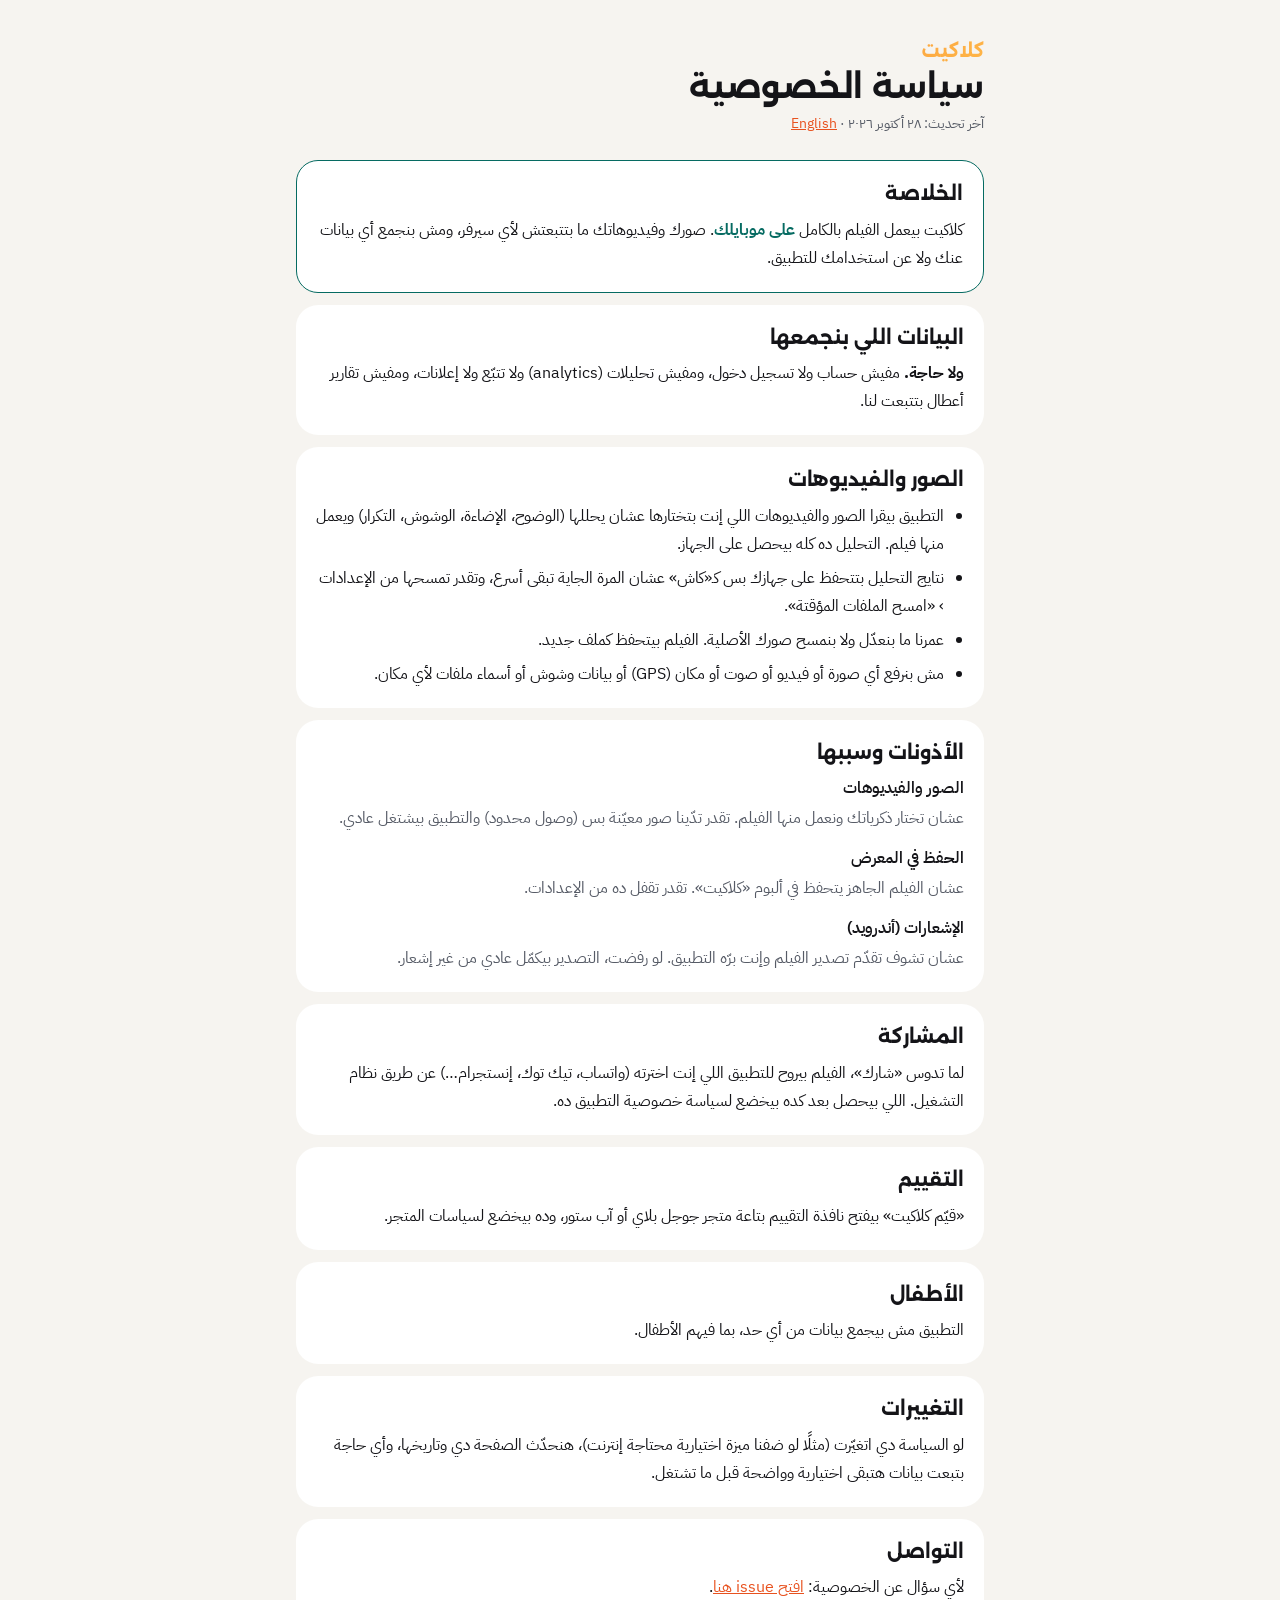
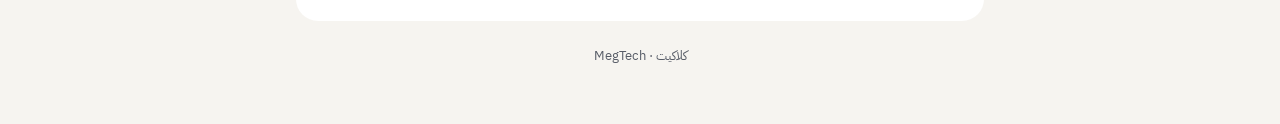
<file: index.html>
<!doctype html>
<html lang="ar" dir="rtl">
<head>
<meta charset="utf-8">
<meta name="viewport" content="width=device-width, initial-scale=1">
<title>سياسة الخصوصية — كلاكيت</title>
<meta name="description" content="سياسة الخصوصية لتطبيق كلاكيت: كل المعالجة على جهازك، ومفيش أي بيانات بتتجمع.">
<link rel="alternate" hreflang="en" href="en.html">
<link rel="preconnect" href="https://fonts.googleapis.com">
<link rel="preconnect" href="https://fonts.gstatic.com" crossorigin>
<link href="https://fonts.googleapis.com/css2?family=Alexandria:wght@700&family=IBM+Plex+Sans+Arabic:wght@400;600&display=swap" rel="stylesheet">
<link rel="stylesheet" href="style.css">
</head>
<body>
<main>
  <header>
    <p class="brand">كلاكيت</p>
    <h1>سياسة الخصوصية</h1>
    <p class="meta">آخر تحديث: ٢٨ أكتوبر ٢٠٢٦ · <a href="en.html" lang="en">English</a></p>
  </header>

  <section class="promise">
    <h2>الخلاصة</h2>
    <p>كلاكيت بيعمل الفيلم بالكامل <strong>على موبايلك</strong>. صورك وفيديوهاتك ما بتتبعتش لأي سيرفر، ومش بنجمع أي بيانات عنك ولا عن استخدامك للتطبيق.</p>
  </section>

  <section>
    <h2>البيانات اللي بنجمعها</h2>
    <p><strong>ولا حاجة.</strong> مفيش حساب ولا تسجيل دخول، ومفيش تحليلات (analytics) ولا تتبّع ولا إعلانات، ومفيش تقارير أعطال بتتبعت لنا.</p>
  </section>

  <section>
    <h2>الصور والفيديوهات</h2>
    <ul>
      <li>التطبيق بيقرا الصور والفيديوهات اللي إنت بتختارها عشان يحللها (الوضوح، الإضاءة، الوشوش، التكرار) ويعمل منها فيلم. التحليل ده كله بيحصل على الجهاز.</li>
      <li>نتايج التحليل بتتحفظ على جهازك بس كـ«كاش» عشان المرة الجاية تبقى أسرع، وتقدر تمسحها من الإعدادات › «امسح الملفات المؤقتة».</li>
      <li>عمرنا ما بنعدّل ولا بنمسح صورك الأصلية. الفيلم بيتحفظ كملف جديد.</li>
      <li>مش بنرفع أي صورة أو فيديو أو صوت أو مكان (GPS) أو بيانات وشوش أو أسماء ملفات لأي مكان.</li>
    </ul>
  </section>

  <section>
    <h2>الأذونات وسببها</h2>
    <dl>
      <dt>الصور والفيديوهات</dt>
      <dd>عشان تختار ذكرياتك ونعمل منها الفيلم. تقدر تدّينا صور معيّنة بس (وصول محدود) والتطبيق بيشتغل عادي.</dd>
      <dt>الحفظ في المعرض</dt>
      <dd>عشان الفيلم الجاهز يتحفظ في ألبوم «كلاكيت». تقدر تقفل ده من الإعدادات.</dd>
      <dt>الإشعارات (أندرويد)</dt>
      <dd>عشان تشوف تقدّم تصدير الفيلم وإنت برّه التطبيق. لو رفضت، التصدير بيكمّل عادي من غير إشعار.</dd>
    </dl>
  </section>

  <section>
    <h2>المشاركة</h2>
    <p>لما تدوس «شارك»، الفيلم بيروح للتطبيق اللي إنت اخترته (واتساب، تيك توك، إنستجرام…) عن طريق نظام التشغيل. اللي بيحصل بعد كده بيخضع لسياسة خصوصية التطبيق ده.</p>
  </section>

  <section>
    <h2>التقييم</h2>
    <p>«قيّم كلاكيت» بيفتح نافذة التقييم بتاعة متجر جوجل بلاي أو آب ستور، وده بيخضع لسياسات المتجر.</p>
  </section>

  <section>
    <h2>الأطفال</h2>
    <p>التطبيق مش بيجمع بيانات من أي حد، بما فيهم الأطفال.</p>
  </section>

  <section>
    <h2>التغييرات</h2>
    <p>لو السياسة دي اتغيّرت (مثلًا لو ضفنا ميزة اختيارية محتاجة إنترنت)، هنحدّث الصفحة دي وتاريخها، وأي حاجة بتبعت بيانات هتبقى اختيارية وواضحة قبل ما تشتغل.</p>
  </section>

  <section>
    <h2>التواصل</h2>
    <p>لأي سؤال عن الخصوصية: <a href="https://github.com/mohamedmagdy97/laqta-privacy/issues">افتح issue هنا</a>.</p>
  </section>

  <footer>كلاكيت · MegTech</footer>
</main>
</body>
</html>
</file>
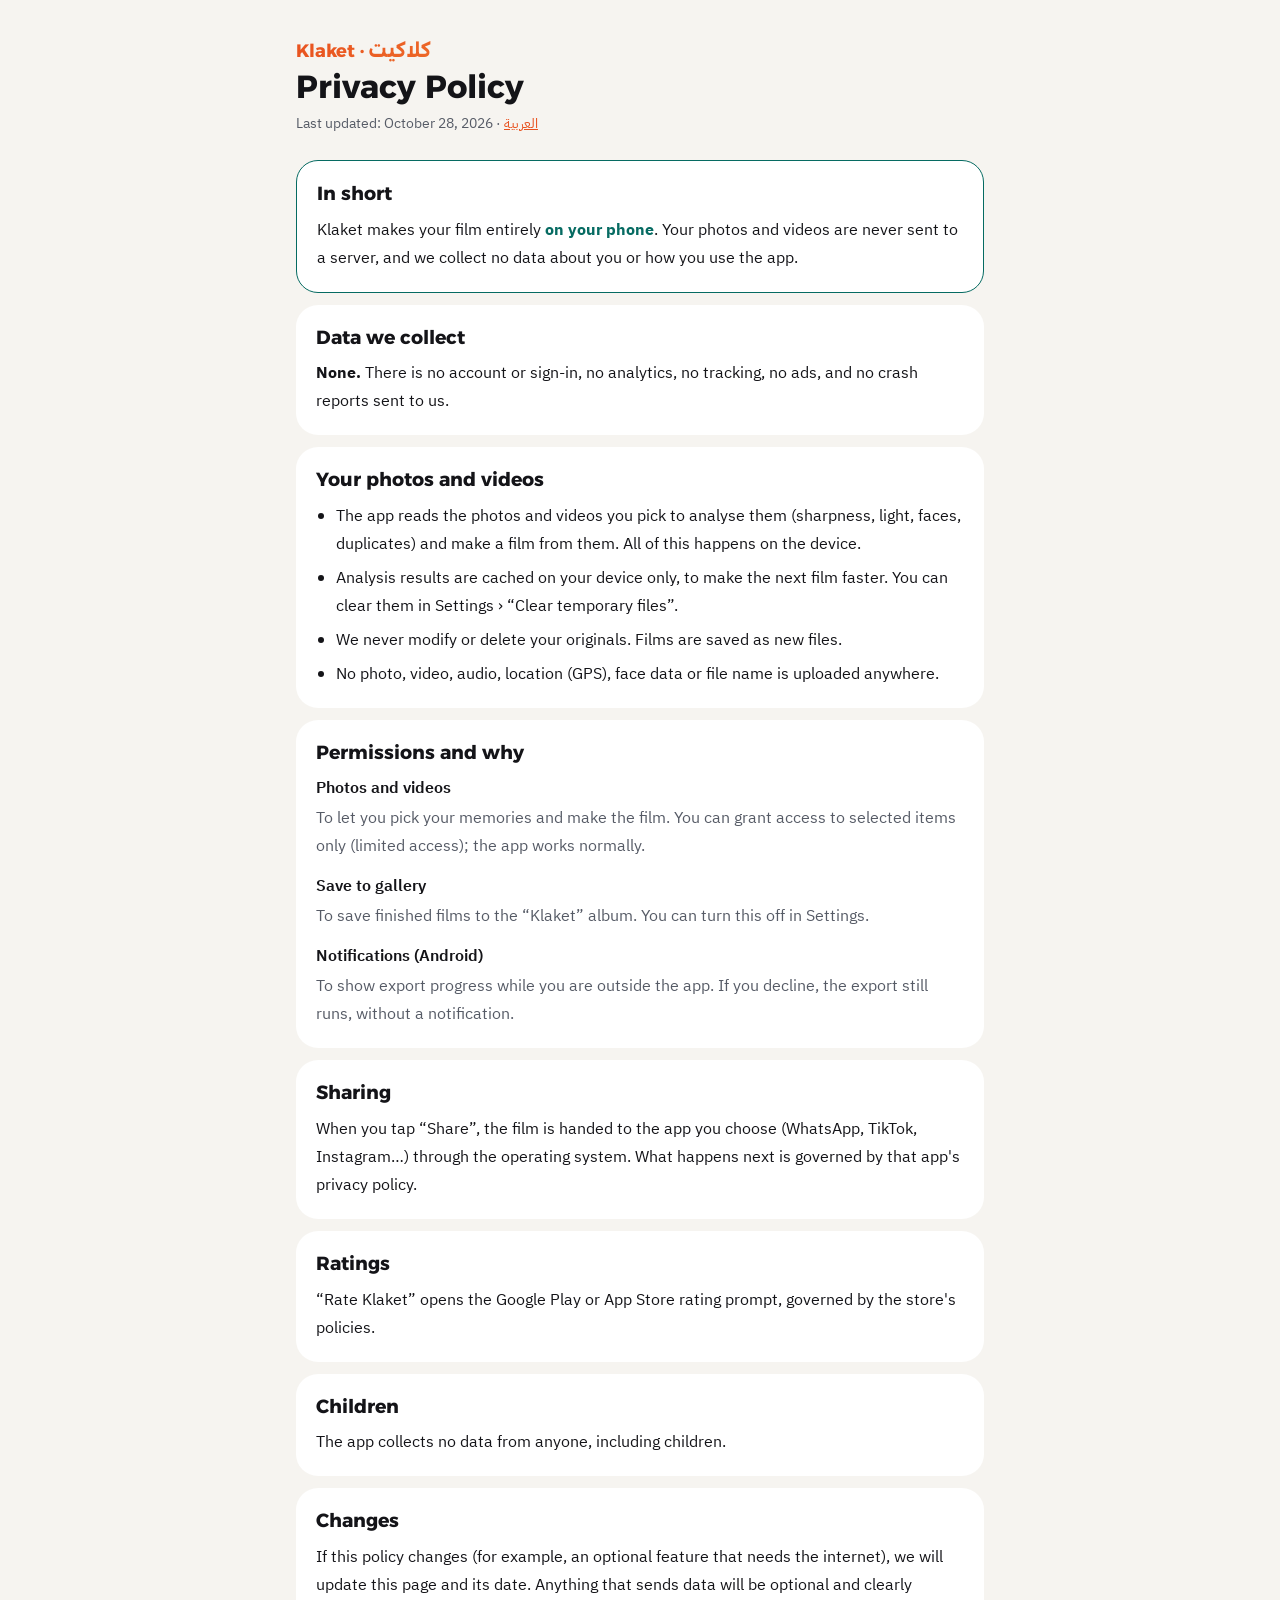
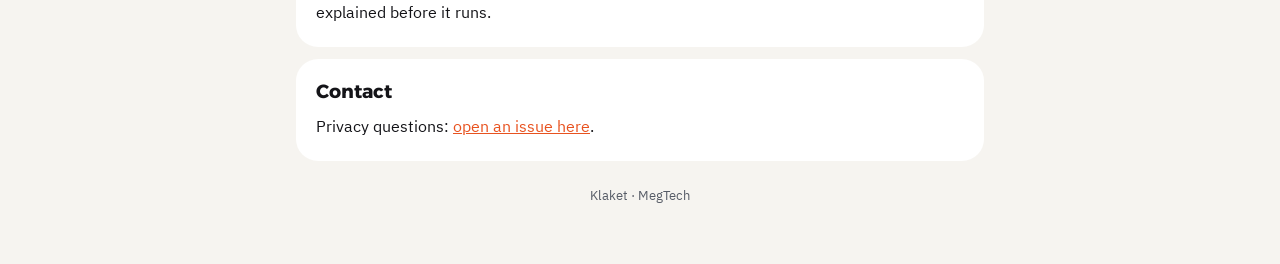
<file: en.html>
<!doctype html>
<html lang="en" dir="ltr">
<head>
<meta charset="utf-8">
<meta name="viewport" content="width=device-width, initial-scale=1">
<title>Privacy Policy — Klaket</title>
<meta name="description" content="Klaket privacy policy: everything is processed on your device and no data is collected.">
<link rel="alternate" hreflang="ar" href="index.html">
<link rel="preconnect" href="https://fonts.googleapis.com">
<link rel="preconnect" href="https://fonts.gstatic.com" crossorigin>
<link href="https://fonts.googleapis.com/css2?family=Alexandria:wght@700&family=IBM+Plex+Sans+Arabic:wght@400;600&display=swap" rel="stylesheet">
<link rel="stylesheet" href="style.css">
</head>
<body>
<main>
  <header>
    <p class="brand">Klaket · كلاكيت</p>
    <h1>Privacy Policy</h1>
    <p class="meta">Last updated: October 28, 2026 · <a href="index.html" lang="ar">العربية</a></p>
  </header>

  <section class="promise">
    <h2>In short</h2>
    <p>Klaket makes your film entirely <strong>on your phone</strong>. Your photos and videos are never sent to a server, and we collect no data about you or how you use the app.</p>
  </section>

  <section>
    <h2>Data we collect</h2>
    <p><strong>None.</strong> There is no account or sign-in, no analytics, no tracking, no ads, and no crash reports sent to us.</p>
  </section>

  <section>
    <h2>Your photos and videos</h2>
    <ul>
      <li>The app reads the photos and videos you pick to analyse them (sharpness, light, faces, duplicates) and make a film from them. All of this happens on the device.</li>
      <li>Analysis results are cached on your device only, to make the next film faster. You can clear them in Settings › “Clear temporary files”.</li>
      <li>We never modify or delete your originals. Films are saved as new files.</li>
      <li>No photo, video, audio, location (GPS), face data or file name is uploaded anywhere.</li>
    </ul>
  </section>

  <section>
    <h2>Permissions and why</h2>
    <dl>
      <dt>Photos and videos</dt>
      <dd>To let you pick your memories and make the film. You can grant access to selected items only (limited access); the app works normally.</dd>
      <dt>Save to gallery</dt>
      <dd>To save finished films to the “Klaket” album. You can turn this off in Settings.</dd>
      <dt>Notifications (Android)</dt>
      <dd>To show export progress while you are outside the app. If you decline, the export still runs, without a notification.</dd>
    </dl>
  </section>

  <section>
    <h2>Sharing</h2>
    <p>When you tap “Share”, the film is handed to the app you choose (WhatsApp, TikTok, Instagram…) through the operating system. What happens next is governed by that app's privacy policy.</p>
  </section>

  <section>
    <h2>Ratings</h2>
    <p>“Rate Klaket” opens the Google Play or App Store rating prompt, governed by the store's policies.</p>
  </section>

  <section>
    <h2>Children</h2>
    <p>The app collects no data from anyone, including children.</p>
  </section>

  <section>
    <h2>Changes</h2>
    <p>If this policy changes (for example, an optional feature that needs the internet), we will update this page and its date. Anything that sends data will be optional and clearly explained before it runs.</p>
  </section>

  <section>
    <h2>Contact</h2>
    <p>Privacy questions: <a href="https://github.com/mohamedmagdy97/laqta-privacy/issues">open an issue here</a>.</p>
  </section>

  <footer>Klaket · MegTech</footer>
</main>
</body>
</html>
</file>
<file: style.css>
:root {
  --bg: #F6F4F0;
  --surface: #FFFFFF;
  --text: #141418;
  --muted: #565B66;
  --accent: #E8521F;
  --teal: #066B62;
  --line: rgba(20, 20, 24, 0.09);
}
@media (prefers-color-scheme: dark) {
  :root {
    --bg: #09090C;
    --surface: #121318;
    --text: #F6F3EE;
    --muted: #A6ABB6;
    --accent: #FF6A3D;
    --teal: #2BC7B4;
    --line: rgba(255, 255, 255, 0.09);
  }
}
* { box-sizing: border-box; }
body {
  margin: 0;
  background: var(--bg);
  color: var(--text);
  font: 16px/1.75 "IBM Plex Sans Arabic", system-ui, sans-serif;
}
main { max-width: 720px; margin: 0 auto; padding: 40px 16px 56px; }
.brand {
  margin: 0;
  font: 700 18px "Alexandria", sans-serif;
  background: linear-gradient(135deg, var(--accent), #FFB547);
  -webkit-background-clip: text;
  background-clip: text;
  color: transparent;
}
h1 { font: 700 32px/1.3 "Alexandria", sans-serif; margin: 4px 0; }
h2 { font: 700 19px/1.4 "Alexandria", sans-serif; margin: 0 0 8px; }
.meta { color: var(--muted); margin: 0 0 24px; font-size: 14px; }
section {
  background: var(--surface);
  border-radius: 22px;
  padding: 20px;
  margin-bottom: 12px;
}
.promise { border: 1px solid var(--teal); }
.promise strong { color: var(--teal); }
ul { margin: 0; padding-inline-start: 20px; }
li + li { margin-top: 6px; }
dl { margin: 0; }
dt { font-weight: 600; margin-top: 12px; }
dt:first-child { margin-top: 0; }
dd { margin: 2px 0 0; color: var(--muted); }
p { margin: 0; }
a { color: var(--accent); }
footer { color: var(--muted); font-size: 13px; text-align: center; margin-top: 24px; }
</file>
